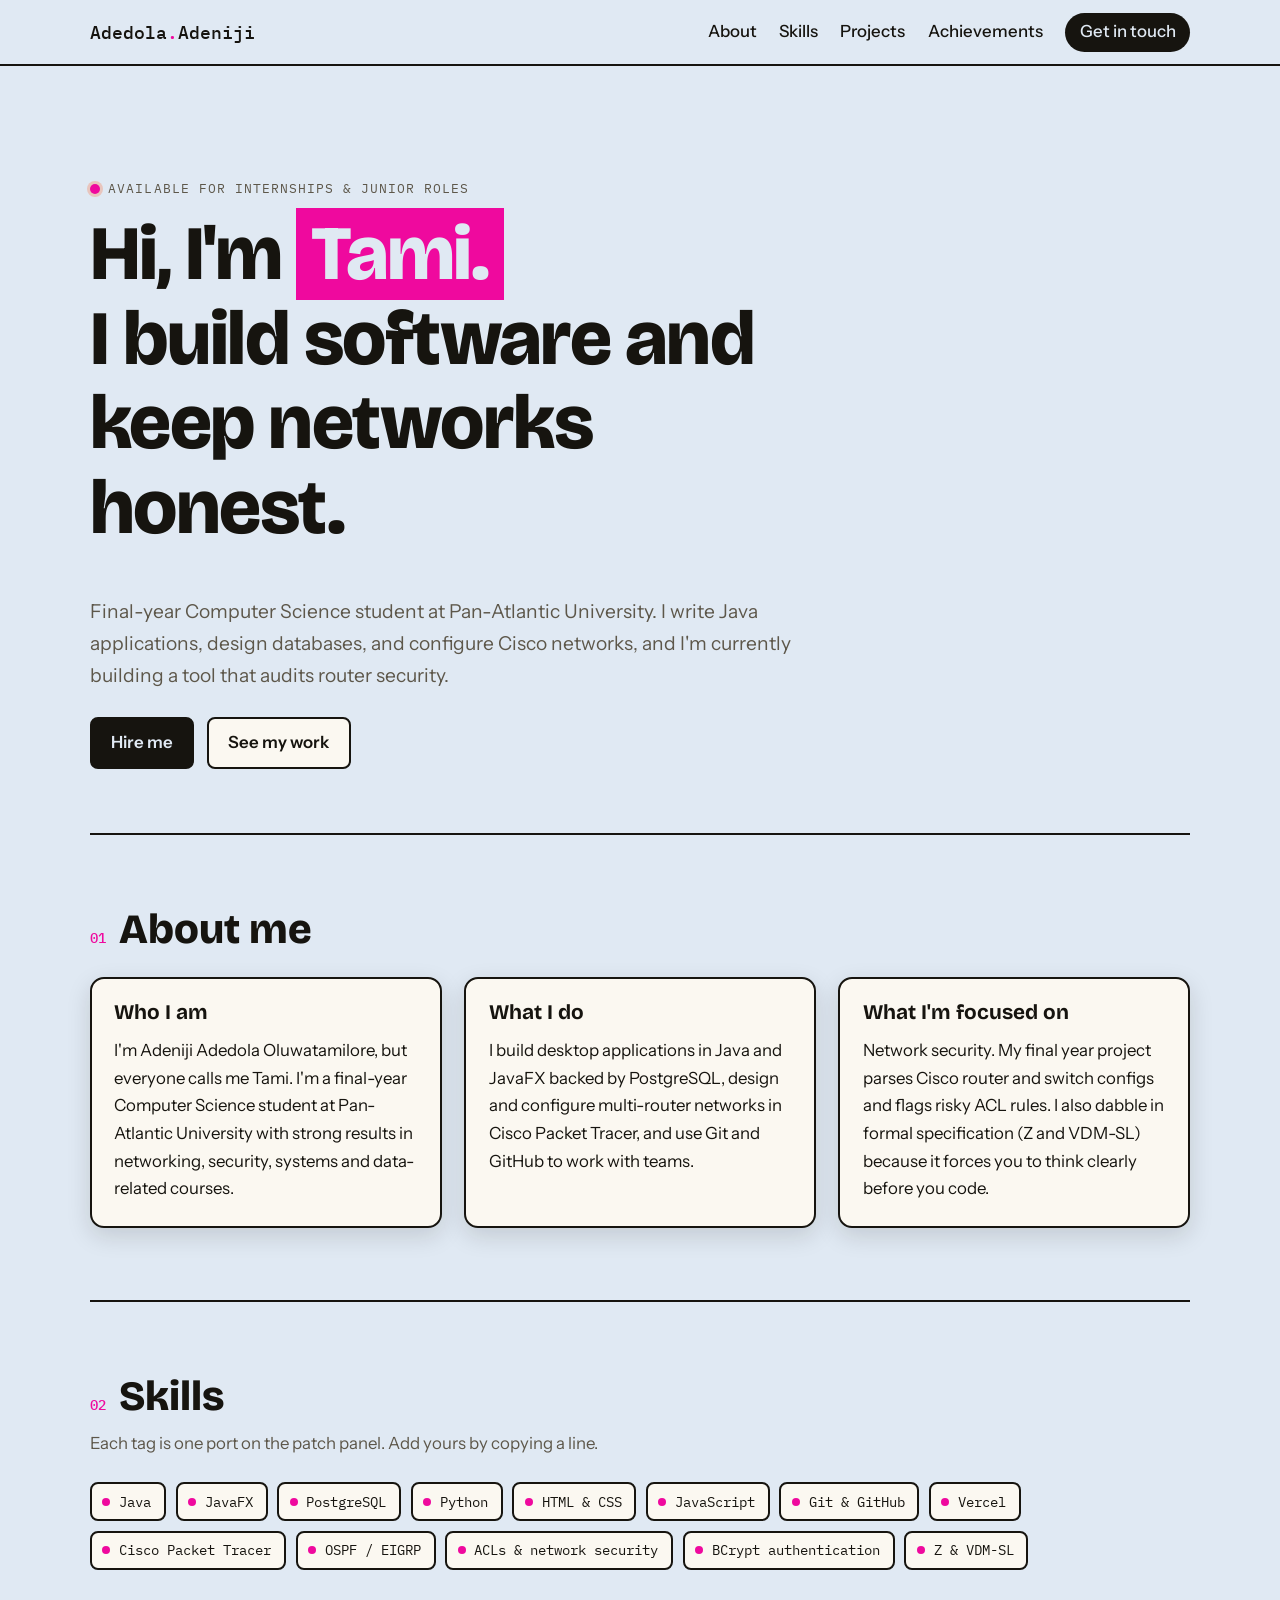
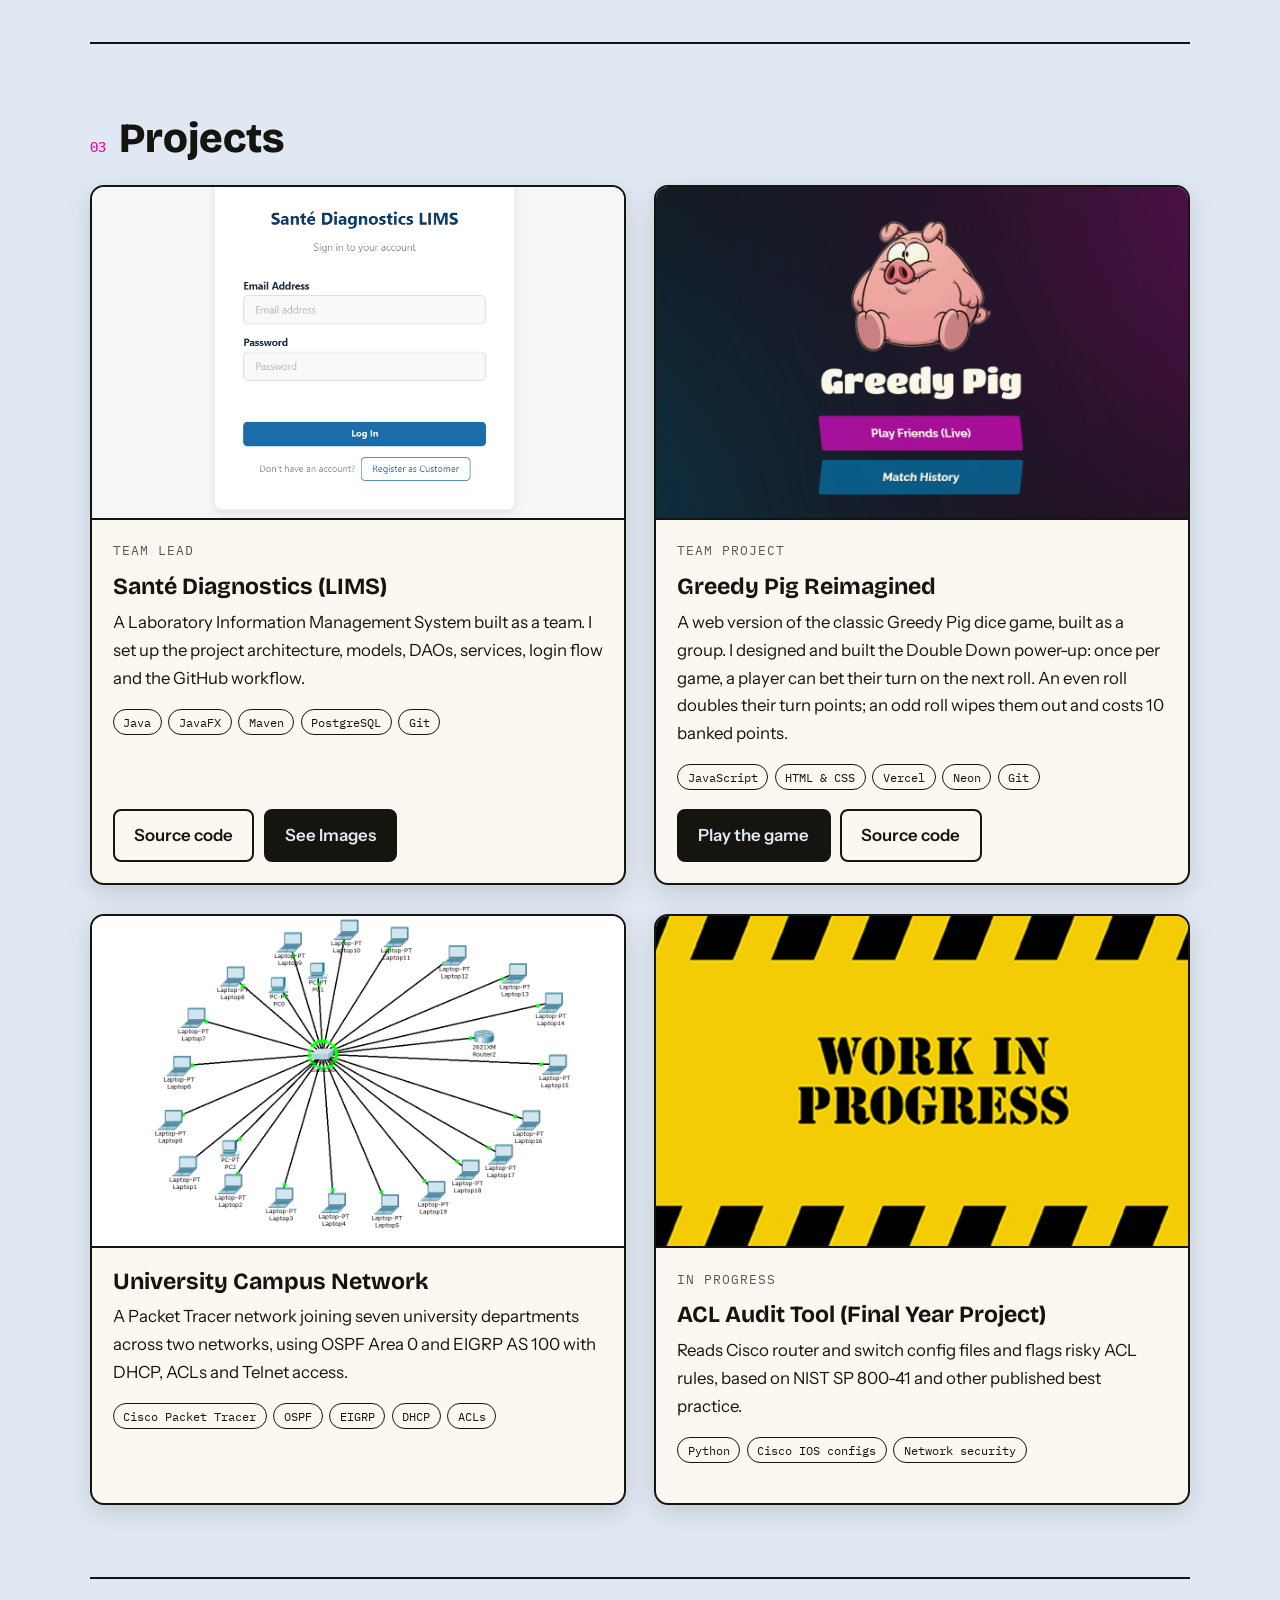
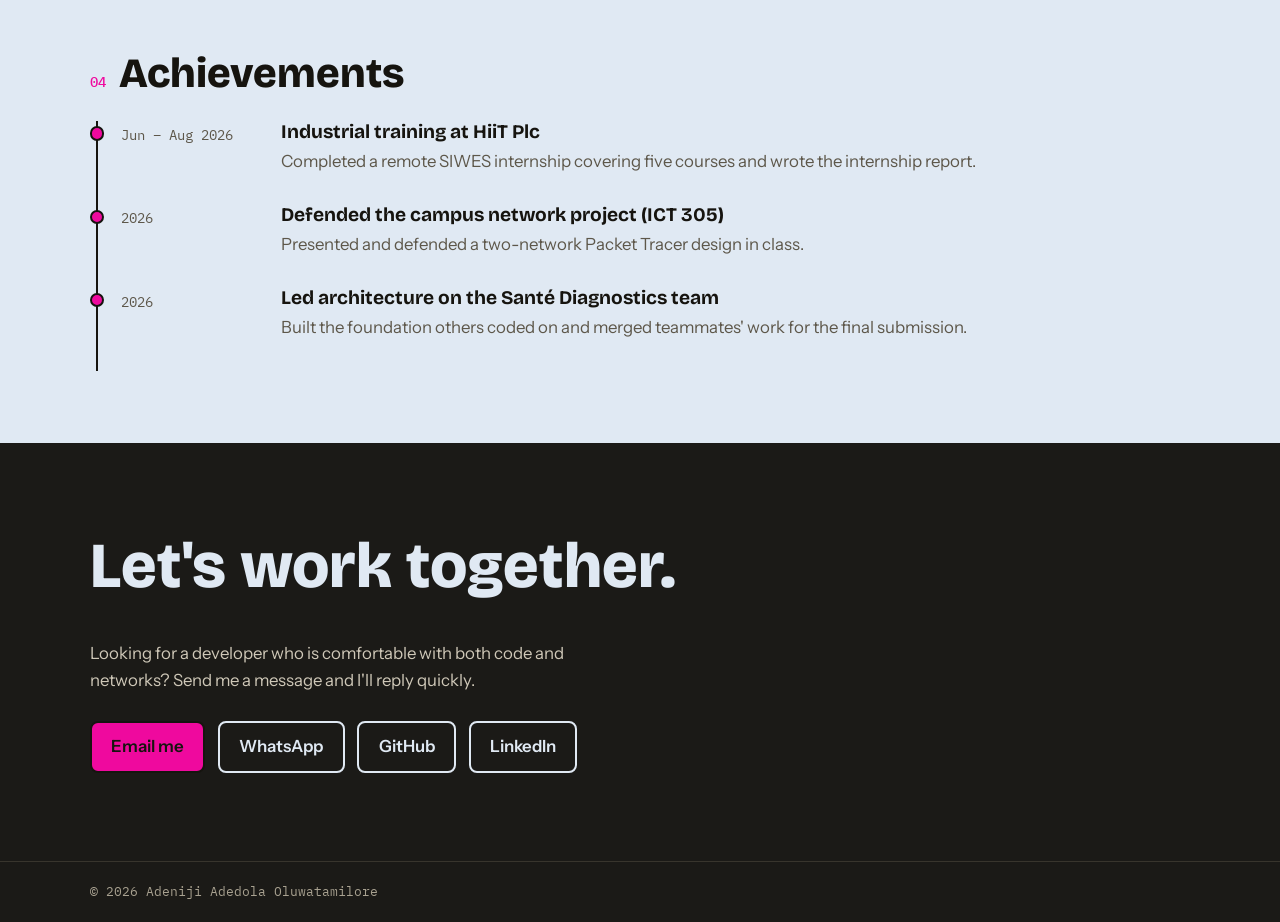
<file: index.html>
<!DOCTYPE html>
<html lang="en">
<head>
  <meta charset="UTF-8">
  <meta name="viewport" content="width=device-width, initial-scale=1.0">
  <title>Tami Adeniji | Developer Portfolio</title>
  <meta name="description" content="Portfolio of Adeniji Adedola Oluwatamilore (Tami), final-year Computer Science student at Pan-Atlantic University.">

  <link rel="preconnect" href="https://fonts.googleapis.com">
  <link rel="preconnect" href="https://fonts.gstatic.com" crossorigin>
  <link href="https://fonts.googleapis.com/css2?family=Bricolage+Grotesque:opsz,wght@12..96,500;12..96,800&family=IBM+Plex+Mono:wght@400;500&family=Instrument+Sans:wght@400;500;600&display=swap" rel="stylesheet">
  <link rel="stylesheet" href="css/style.css">
</head>
<body>

  <header class="site-header">
    <div class="wrap header-inner">
      <a href="index.html" class="logo" aria-label="Home">Adedola<span>.</span>Adeniji</a>

      <button class="menu-toggle" id="menuToggle" aria-expanded="false" aria-controls="mainNav">Menu</button>

      <nav id="mainNav" class="main-nav" aria-label="Main navigation">
        <a href="#about">About</a>
        <a href="#skills">Skills</a>
        <a href="#projects">Projects</a>
        <a href="#achievements">Achievements</a>
        <a href="#contact" class="nav-cta">Get in touch</a>
      </nav>
    </div>
  </header>

  <main>

    <section class="hero wrap" id="top">
      <p class="label"><span class="led"></span> Available for internships &amp; junior roles</p>
      <h1>Hi, I'm <em>Tami.</em><br>I build software and keep networks honest.</h1>
      <p class="hero-lead">
        Final-year Computer Science student at Pan-Atlantic University. I write Java applications,
        design databases, and configure Cisco networks, and I'm currently building a tool that audits router security.
      </p>
      <div class="hero-actions">
        <a class="btn btn-solid" href="#contact">Hire me</a>
        <a class="btn" href="#projects">See my work</a>
      </div>
    </section>

    <!-- ============ ABOUT ============ -->
    <section class="section wrap" id="about">
      <h2><span class="num">01</span> About me</h2>

      <div class="about-grid">
        <article class="card">
          <h3>Who I am</h3>
          <p>
            I'm Adeniji Adedola Oluwatamilore, but everyone calls me Tami. I'm a final-year
            Computer Science student at Pan-Atlantic University with strong results in
            networking, security, systems and data-related courses.
          </p>
        </article>

        <article class="card">
          <h3>What I do</h3>
             <p>
            I build desktop applications in Java and JavaFX backed by PostgreSQL, design and
            configure multi-router networks in Cisco Packet Tracer, and use Git and GitHub
            to work with teams.
          </p>
        </article>

        <article class="card">
          <h3>What I'm focused on</h3>
          <p>
            Network security. My final year project parses Cisco router and switch configs and
            flags risky ACL rules. I also dabble in formal specification (Z and VDM-SL) because
            it forces you to think clearly before you code.
          </p>
        </article>
      </div>
    </section>

    <section class="section wrap" id="skills">
      <h2><span class="num">02</span> Skills</h2>
      <p class="section-note">Each tag is one port on the patch panel. Add yours by copying a line.</p>

      <ul class="ports">
        <li>Java</li>
        <li>JavaFX</li>
        <li>PostgreSQL</li>
        <li>Python</li>
        <li>HTML &amp; CSS</li>
        <li>JavaScript</li>
        <li>Git &amp; GitHub</li>
        <li>Vercel</li>
        <li>Cisco Packet Tracer</li>
        <li>OSPF / EIGRP</li>
        <li>ACLs &amp; network security</li>
        <li>BCrypt authentication</li>
        <li>Z &amp; VDM-SL</li>
      </ul>
    </section>

    <section class="section wrap" id="projects">
      <h2><span class="num">03</span> Projects</h2>

      <div class="project-grid">

        <article class="project">
          <img src="assets/lims-cover.png" alt="Screenshot of Santé Diagnostics" width="800" height="500" loading="lazy">
          <div class="project-body">
            <p class="label">Team Lead</p>
            <h3>Santé Diagnostics (LIMS)</h3>
            <p>
              A Laboratory Information Management System built as a team. I set up the project
              architecture, models, DAOs, services, login flow and the GitHub workflow.
            </p>
            <ul class="chips">
              <li>Java</li><li>JavaFX</li><li>Maven</li><li>PostgreSQL</li><li>Git</li>
            </ul>
            <div class="project-links">
              <a class="btn" href="https://github.com/aadeniji600/sante-lims.git" target="_blank" rel="noopener">Source code</a>
              <a class="btn btn-solid" href="project-sante.html#screenshots">See Images</a>
            </div>
          </div>
        </article>

        <article class="project">
          <img src="assets/greedy-pig-cover.png" alt="Screenshot of Greedy Pig Reimagined" width="800" height="500" loading="lazy">
          <div class="project-body">
            <p class="label">Team project</p>
            <h3>Greedy Pig Reimagined</h3>
            <p>
              A web version of the classic Greedy Pig dice game, built as a group.
              I designed and built the Double Down power-up: once per game, a player can bet
              their turn on the next roll. An even roll doubles their turn points; an odd roll
              wipes them out and costs 10 banked points.
            </p>
            <ul class="chips">
              <li>JavaScript</li><li>HTML &amp; CSS</li><li>Vercel</li><li>Neon</li><li>Git</li>
            </ul>
            <div class="project-links">
              <a class="btn btn-solid" href="https://advances-grp6-sapc.vercel.app/" target="_blank" rel="noopener">Play the game</a>
              <a class="btn" href="https://github.com/chibundu16/Advances-grp6.git" target="_blank" rel="noopener">Source code</a>
            </div>
          </div>
        </article>

        <article class="project">
          <img src="assets/network-cover.png" alt="Screenshot of the campus network in Packet Tracer" width="800" height="500" loading="lazy">
          <div class="project-body">
            <h3>University Campus Network</h3>
            <p>
              A Packet Tracer network joining seven university departments across two
              networks, using OSPF Area 0 and EIGRP AS 100 with DHCP, ACLs and Telnet access.
            </p>
            <ul class="chips">
              <li>Cisco Packet Tracer</li><li>OSPF</li><li>EIGRP</li><li>DHCP</li><li>ACLs</li>
            </ul>
            <div class="project-links">
            </div>
          </div>
        </article>

        <article class="project">
          <img src="assets/acl-cover.png" alt="Preview of the ACL audit tool" width="800" height="500" loading="lazy">
          <div class="project-body">
            <p class="label">In progress</p>
            <h3>ACL Audit Tool (Final Year Project)</h3>
            <p>
              Reads Cisco router and switch config files and flags risky ACL rules, based on
              NIST SP 800-41 and other published best practice.
            </p>
            <ul class="chips">
              <li>Python</li><li>Cisco IOS configs</li><li>Network security</li>
            </ul>
          </div>
        </article>

      </div>
    </section>

    <!-- ============ ACHIEVEMENTS ============ -->
    <section class="section wrap" id="achievements">
      <h2><span class="num">04</span> Achievements</h2>

      <ol class="timeline">
        <li>
          <span class="when">Jun – Aug 2026</span>
          <div>
            <h3>Industrial training at HiiT Plc</h3>
            <p>Completed a remote SIWES internship covering five courses and wrote the internship report.</p>
          </div>
        </li>

        <li>
          <span class="when">2026</span>
          <div>
            <h3>Defended the campus network project (ICT 305)</h3>
            <p>Presented and defended a two-network Packet Tracer design in class.</p>
          </div>
        </li>

        <li>
          <span class="when">2026</span>
          <div>
            <h3>Led architecture on the Santé Diagnostics team</h3>
            <p>Built the foundation others coded on and merged teammates' work for the final submission.</p>
          </div>
        </li>
      </ol>
    </section>

    <section class="cta" id="contact">
      <div class="wrap">
        <h2>Let's work together.</h2>
        <p>
          Looking for a developer who is comfortable with both code and networks?
          Send me a message and I'll reply quickly.
        </p>
        <div class="hero-actions">
          <a class="btn btn-signal" href="tamiadeniji@gmail.com?subject=Hello%20Tami">Email me</a>
          <a class="btn btn-light" href="https://wa.me/2349119071762?text=Hi%20Tami%2C%20I%20saw%20your%20portfolio" target="_blank" rel="noopener">WhatsApp</a>
          <a class="btn btn-light" href="https://github.com/aadeniji600" target="_blank" rel="noopener">GitHub</a>
          <a class="btn btn-light" href="www.linkedin.com/in/adedola-adeniji-6264a530a" target="_blank" rel="noopener">LinkedIn</a>
        </div>
      </div>
    </section>

  </main>

  <footer class="site-footer">
    <div class="wrap footer-inner">
      <p>© <span id="year">2026</span> Adeniji Adedola Oluwatamilore</p>
    </div>
  </footer>

  <script src="js/main.js"></script>
</body>
</html>
</file>
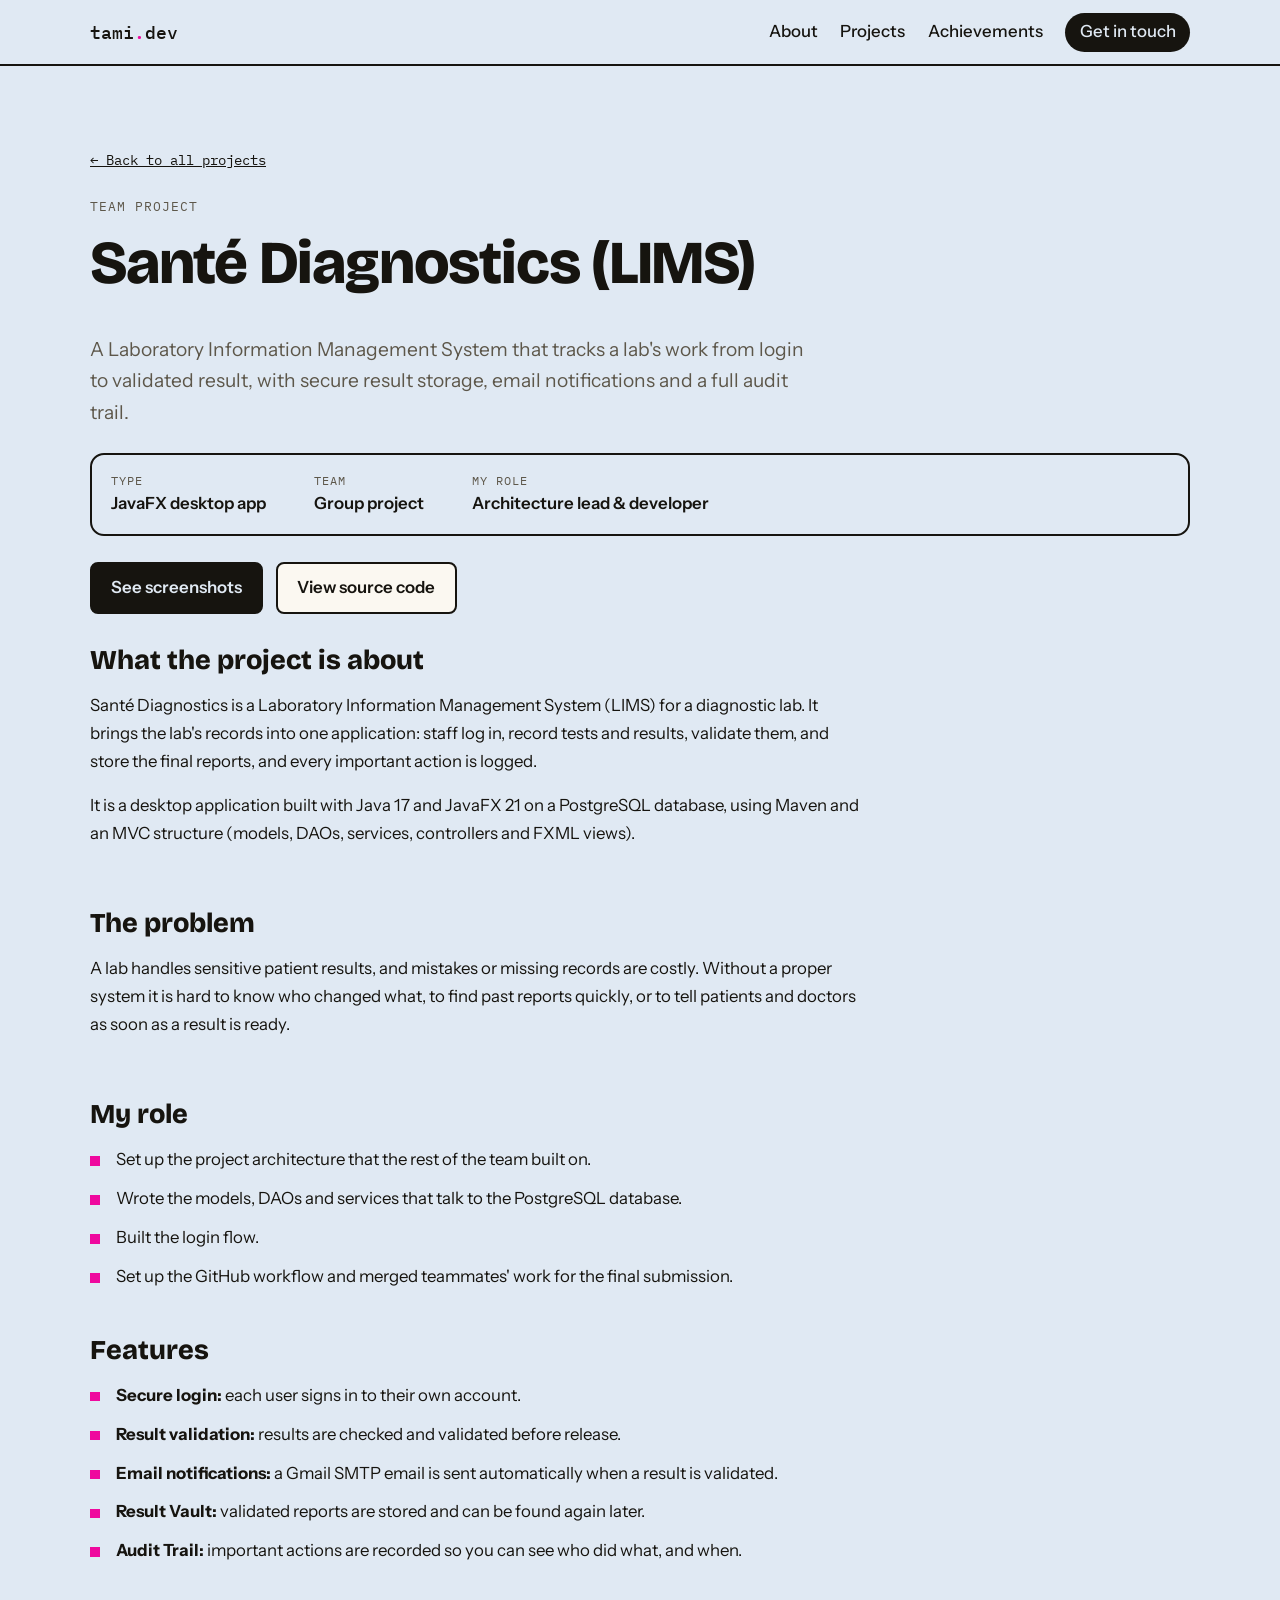
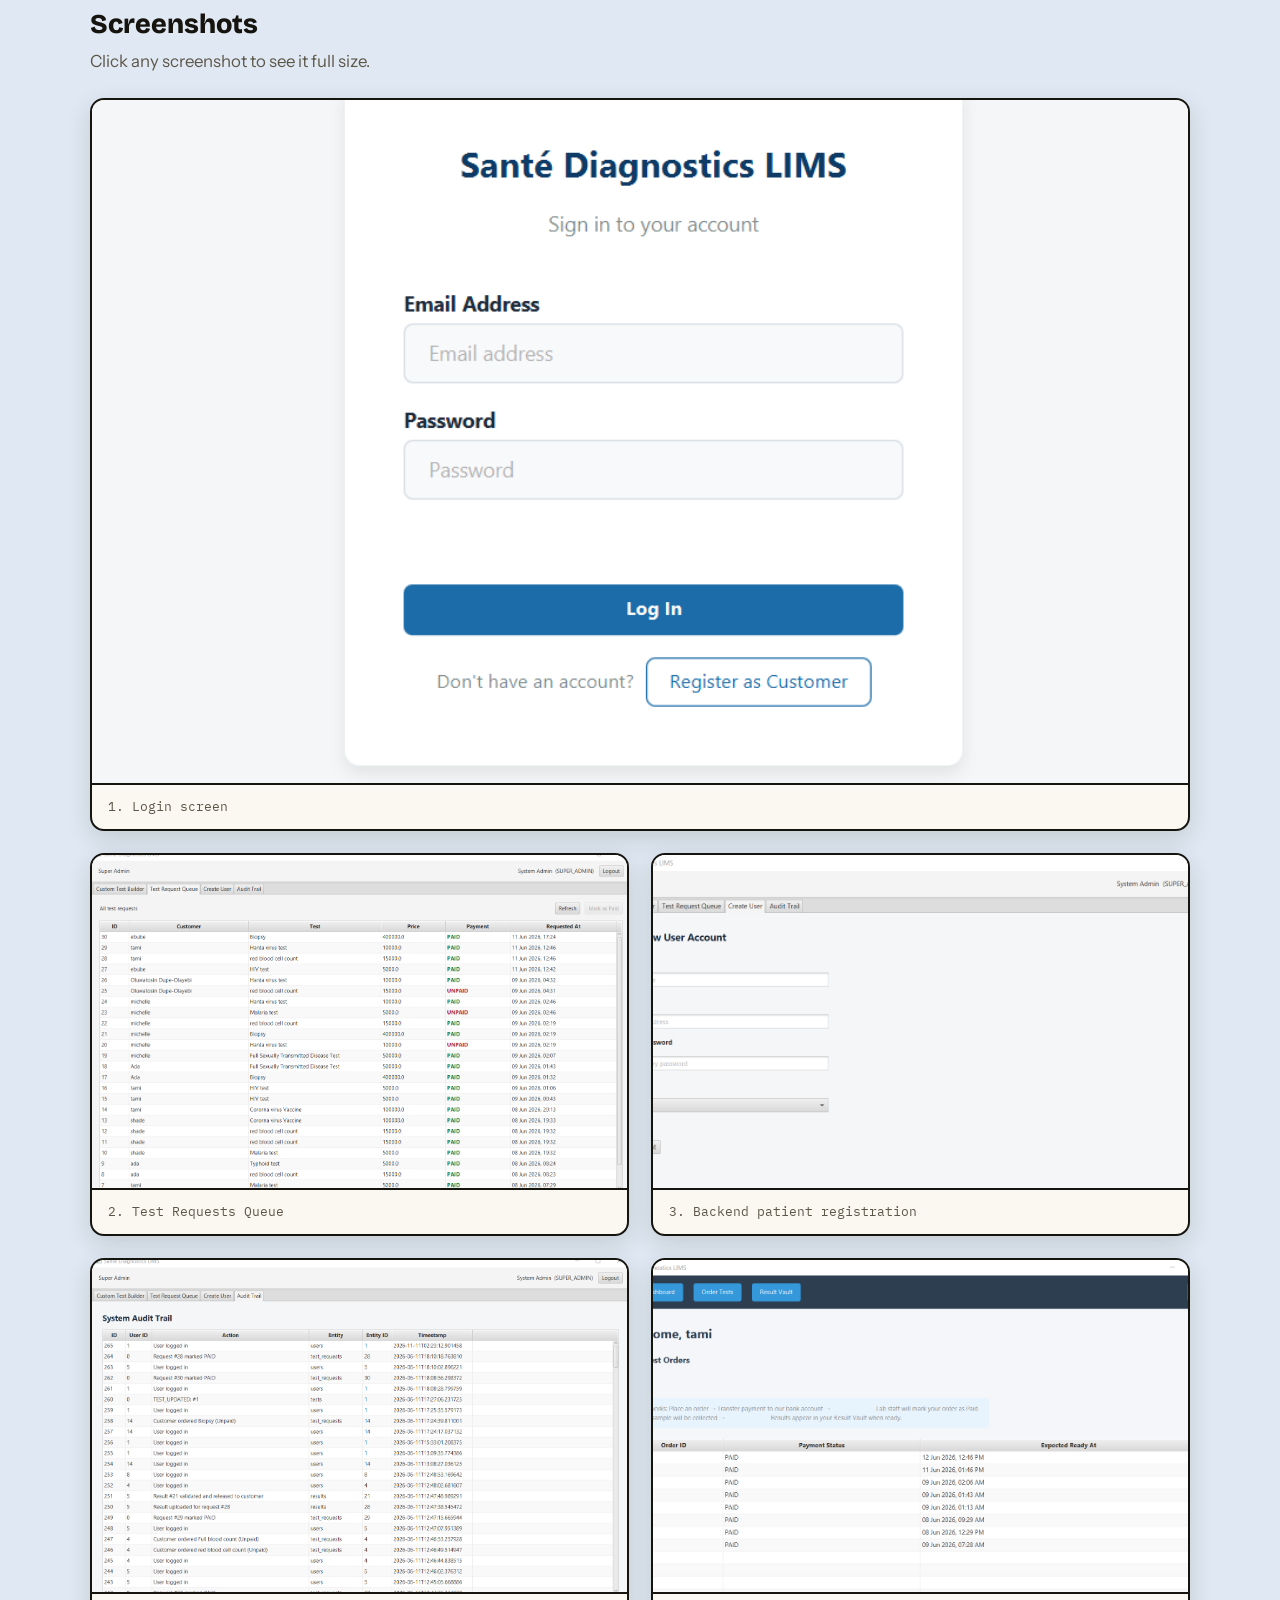
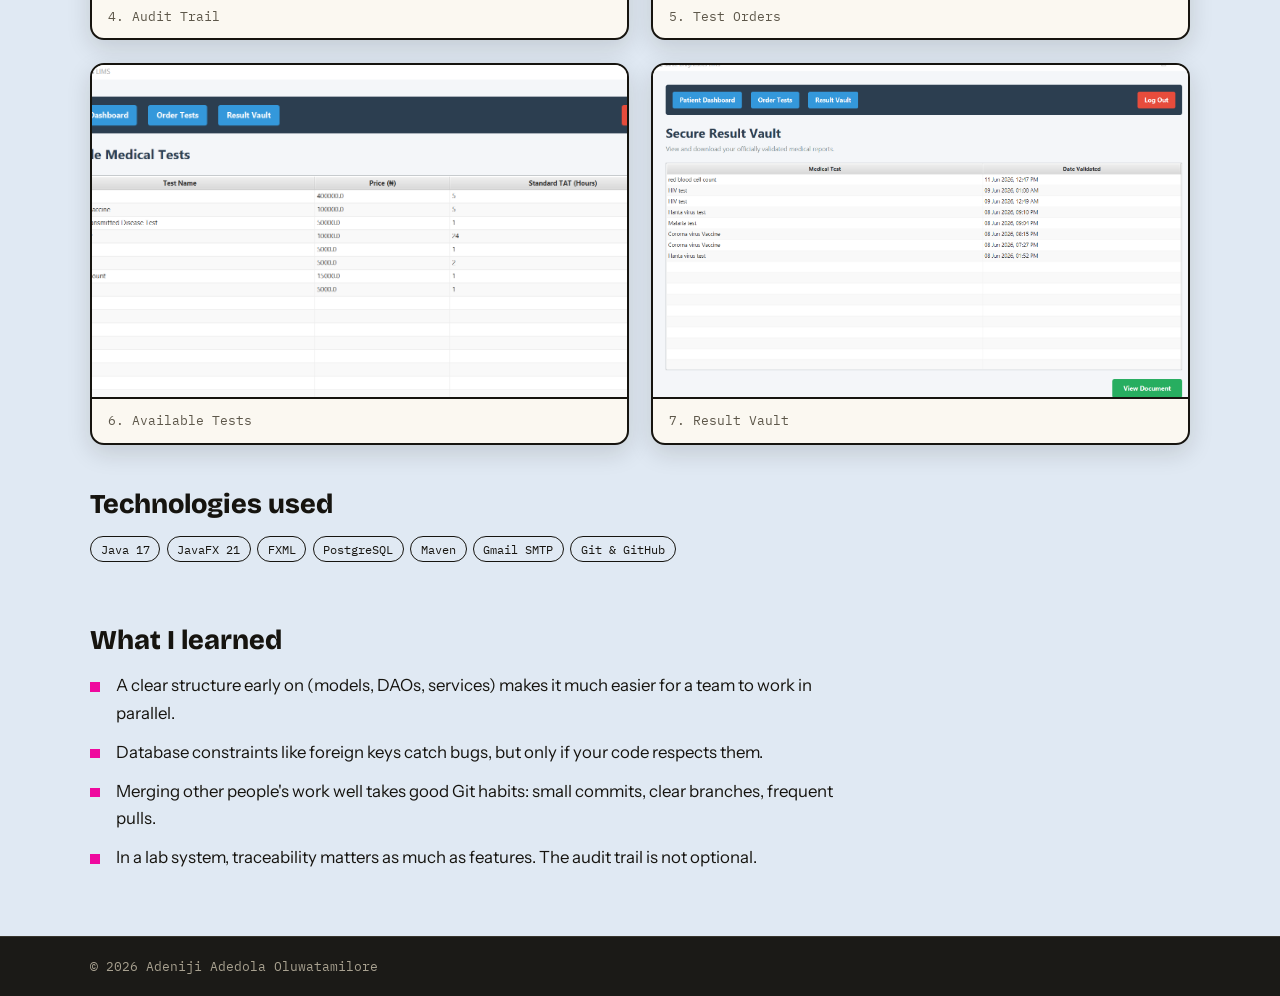
<file: project-sante.html>
<!DOCTYPE html>
<html lang="en">
<head>
  <meta charset="UTF-8">
  <meta name="viewport" content="width=device-width, initial-scale=1.0">
  <title>Santé Diagnostics (LIMS) | Tami Adeniji</title>
  <meta name="description" content="Case study: Santé Diagnostics, a JavaFX and PostgreSQL Laboratory Information Management System built as a team.">

  <link rel="preconnect" href="https://fonts.googleapis.com">
  <link rel="preconnect" href="https://fonts.gstatic.com" crossorigin>
  <link href="https://fonts.googleapis.com/css2?family=Bricolage+Grotesque:opsz,wght@12..96,500;12..96,800&family=IBM+Plex+Mono:wght@400;500&family=Instrument+Sans:wght@400;500;600&display=swap" rel="stylesheet">
  <link rel="stylesheet" href="css/style.css">
</head>
<body>

  <header class="site-header">
    <div class="wrap header-inner">
      <a href="index.html" class="logo" aria-label="Home">tami<span>.</span>dev</a>

      <button class="menu-toggle" id="menuToggle" aria-expanded="false" aria-controls="mainNav">Menu</button>

      <nav id="mainNav" class="main-nav" aria-label="Main navigation">
        <a href="index.html#about">About</a>
        <a href="index.html#projects">Projects</a>
        <a href="index.html#achievements">Achievements</a>
        <a href="index.html#contact" class="nav-cta">Get in touch</a>
      </nav>
    </div>
  </header>

  <main class="wrap">

    <section class="detail-hero">
      <a class="back-link" href="index.html#projects">&larr; Back to all projects</a>
      <p class="label">Team project</p>
      <h1>Santé Diagnostics (LIMS)</h1>
      <p class="hero-lead">
        A Laboratory Information Management System that tracks a lab's work from login to
        validated result, with secure result storage, email notifications and a full audit trail.
      </p>

      <dl class="detail-meta">
        <div><dt>Type</dt><dd>JavaFX desktop app</dd></div>
        <div><dt>Team</dt><dd>Group project</dd></div>
        <div><dt>My role</dt><dd>Architecture lead &amp; developer</dd></div>
      </dl>

      <div class="hero-actions">
        <a class="btn btn-solid" href="#screenshots">See screenshots</a>
        <a class="btn" href="https://github.com/aadeniji600/sante-lims" target="_blank" rel="noopener">View source code</a>
      </div>
    </section>

    <div class="detail-body">

      <section class="detail-block">
        <h2>What the project is about</h2>
        <p>
          Santé Diagnostics is a Laboratory Information Management System (LIMS) for a
          diagnostic lab. It brings the lab's records into one application: staff log in,
          record tests and results, validate them, and store the final reports, and every
          important action is logged.
        </p>
        <p>
          It is a desktop application built with Java 17 and JavaFX 21 on a PostgreSQL
          database, using Maven and an MVC structure (models, DAOs, services, controllers
          and FXML views).
        </p>
      </section>

      <section class="detail-block">
        <h2>The problem</h2>
        <p>
          A lab handles sensitive patient results, and mistakes or missing records are costly.
          Without a proper system it is hard to know who changed what, to find past reports
          quickly, or to tell patients and doctors as soon as a result is ready.
        </p>
      </section>

      <section class="detail-block">
        <h2>My role</h2>
        <ul class="feature-list">
          <li>Set up the project architecture that the rest of the team built on.</li>
          <li>Wrote the models, DAOs and services that talk to the PostgreSQL database.</li>
          <li>Built the login flow.</li>
          <li>Set up the GitHub workflow and merged teammates' work for the final submission.</li>
        </ul>
      </section>

      <section class="detail-block">
        <h2>Features</h2>
        <ul class="feature-list">
          <li><strong>Secure login:</strong> each user signs in to their own account.</li>
          <li><strong>Result validation:</strong> results are checked and validated before release.</li>
          <li><strong>Email notifications:</strong> a Gmail SMTP email is sent automatically when a result is validated.</li>
          <li><strong>Result Vault:</strong> validated reports are stored and can be found again later.</li>
          <li><strong>Audit Trail:</strong> important actions are recorded so you can see who did what, and when.</li>
        </ul>
      </section>

      <section class="detail-block shots" id="screenshots">
        <div class="shots-head">
          <h2>Screenshots</h2>
          <p class="section-note">Click any screenshot to see it full size.</p>
        </div>

        <figure class="shot-wide">
          <img src="assets/lims-cover.png" alt="Santé Diagnostics login screen" width="800" height="500" loading="lazy">
          <figcaption>1. Login screen</figcaption>
        </figure>
        <figure>
          <img src="assets/sante-shot-2.png" alt="Main dashboard" width="800" height="500" loading="lazy">
          <figcaption>2. Test Requests Queue</figcaption>
        </figure>
        <figure>
          <img src="assets/sante-shot-3.png" alt="Registering a patient" width="800" height="500" loading="lazy">
          <figcaption>3. Backend patient registration</figcaption>
        </figure>
        <figure>
          <img src="assets/sante-shot-4.png" alt="Test orders and samples" width="800" height="500" loading="lazy">
          <figcaption>4. Audit Trail</figcaption>
        </figure>
        <figure>
          <img src="assets/sante-shot-5.png" alt="Entering and validating a result" width="800" height="500" loading="lazy">
          <figcaption>5. Test Orders</figcaption>
        </figure>
        <figure>
          <img src="assets/sante-shot-6.png" alt="The Result Vault" width="800" height="500" loading="lazy">
          <figcaption>6. Available Tests</figcaption>
        </figure>
        <figure>
          <img src="assets/sante-shot-7.png" alt="The Audit Trail" width="800" height="500" loading="lazy">
          <figcaption>7. Result Vault</figcaption>
        </figure>
      </section>

      <section class="detail-block">
        <h2>Technologies used</h2>
        <ul class="chips">
          <li>Java 17</li><li>JavaFX 21</li><li>FXML</li><li>PostgreSQL</li><li>Maven</li><li>Gmail SMTP</li><li>Git &amp; GitHub</li>
        </ul>
      </section>

      <section class="detail-block">
        <h2>What I learned</h2>
        <ul class="feature-list">
          <li>A clear structure early on (models, DAOs, services) makes it much easier for a team to work in parallel.</li>
          <li>Database constraints like foreign keys catch bugs, but only if your code respects them.</li>
          <li>Merging other people's work well takes good Git habits: small commits, clear branches, frequent pulls.</li>
          <li>In a lab system, traceability matters as much as features. The audit trail is not optional.</li>
        </ul>
      </section>

    </div>
  </main>

  <footer class="site-footer">
    <div class="wrap footer-inner">
      <p>© <span id="year">2026</span> Adeniji Adedola Oluwatamilore</p>
    </div>
  </footer>

  <script src="js/main.js"></script>
</body>
</html>
</file>
<file: css/style.css>
:root {
  --paper: #e0e9f3;      /* page background (warm paper) */
  --ink: #16140f;        /* text + borders */
  --muted: #5d574a;      /* secondary text */
  --signal: #ef099e;     /* accent (orange, like a router status light) */
  --rack: #1b1a17;      /* dark sections */
  --card: #fbf8f1;       /* card background */

  --font-head: "Bricolage Grotesque", Georgia, sans-serif;
  --font-body: "Instrument Sans", system-ui, sans-serif;
  --font-mono: "IBM Plex Mono", ui-monospace, monospace;

  --border: 2px solid var(--ink);
  --shadow: 5px 5px 0 var(--ink);

  --radius: 14px;       
  --radius-sm: 8px;     
  --shadow: 0 8px 24px color-mix(in srgb, var(--ink) 14%, transparent);
}

*, *::before, *::after { box-sizing: border-box; }
html { scroll-behavior: smooth; scroll-padding-top: 80px; }
body {
  margin: 0;
  background: var(--paper);
  color: var(--ink);
  font-family: var(--font-body);
  font-size: 1.05rem;
  line-height: 1.65;
  -webkit-font-smoothing: antialiased;
}
img { max-width: 100%; height: auto; display: block; }
a { color: inherit; }
h1, h2, h3 { font-family: var(--font-head); line-height: 1.1; margin: 0 0 0.6em; }
p { margin: 0 0 1em; }
ul, ol { margin: 0; padding: 0; list-style: none; }

.wrap { width: min(1100px, 100% - 2.5rem); margin-inline: auto; }

/* ---------- Header ---------- */
.site-header {
  position: sticky; top: 0; z-index: 10;
  background: var(--paper);
  border-bottom: var(--border);
}
.header-inner {
  display: flex; align-items: center; justify-content: space-between;
  padding-block: 0.8rem; gap: 1rem;
}
.logo {
  font-family: var(--font-mono); font-weight: 500; font-size: 1.15rem;
  text-decoration: none;
}
.logo span { color: var(--signal); }

.main-nav { display: flex; align-items: center; gap: 1.4rem; font-weight: 500; }
.main-nav a { text-decoration: none; }
.main-nav a:hover { text-decoration: underline; text-underline-offset: 4px; text-decoration-thickness: 2px; }
.nav-cta {
  background: var(--ink); color: var(--paper);
  padding: 0.35rem 0.9rem; border-radius: 999px;
}
.nav-cta:hover { background: var(--signal); text-decoration: none !important; }

.menu-toggle {
  display: none;
  font: inherit; font-family: var(--font-mono); font-size: 0.9rem;
  background: none; border: var(--border); padding: 0.3rem 0.8rem; cursor: pointer;
}

.label {
  font-family: var(--font-mono); font-size: 0.8rem;
  text-transform: uppercase; letter-spacing: 0.08em; color: var(--muted);
  display: flex; align-items: center; gap: 0.5rem;
}
.led {
  width: 0.65rem; height: 0.65rem; border-radius: 50%;
  background: var(--signal); box-shadow: 0 0 0 3px rgba(255, 90, 31, 0.25);
  animation: blink 1.6s infinite;
}
@keyframes blink { 50% { opacity: 0.35; } }

.btn {
  display: inline-block; text-decoration: none; font-weight: 600;
  padding: 0.65rem 1.2rem; border: var(--border); border-radius: 6px;
  background: var(--card); color: var(--ink);
  transition: transform 0.12s, box-shadow 0.12s;
}
.btn:hover { transform: translate(-2px, -2px); box-shadow: 4px 4px 0 var(--ink); }
.btn-solid { background: var(--ink); color: var(--paper); }
.btn-signal { background: var(--signal); color: var(--ink); }
.btn-light { background: transparent; color: var(--paper); border-color: var(--paper); }
.btn-light:hover { box-shadow: 4px 4px 0 var(--paper); }

.hero { padding-block: clamp(3rem, 9vw, 7rem) clamp(2rem, 6vw, 4rem); }
.hero h1 { font-size: clamp(2.3rem, 7vw, 4.8rem); font-weight: 800; max-width: 15ch; letter-spacing: -0.02em; }
.hero h1 em {
  font-style: normal; color: var(--paper);
  background: var(--signal); padding: 0 0.2em; box-decoration-break: clone;
  -webkit-box-decoration-break: clone;
}
.hero-lead { max-width: 56ch; font-size: 1.2rem; color: var(--muted); }
.hero-actions { display: flex; flex-wrap: wrap; gap: 0.8rem; margin-top: 1.6rem; }

/* ---------- Sections ---------- */
.section { padding-block: clamp(2.5rem, 6vw, 4.5rem); border-top: var(--border); }
.section h2 { font-size: clamp(1.8rem, 4vw, 2.6rem); font-weight: 800; display: flex; align-items: baseline; gap: 0.8rem; margin-bottom: 1.5rem; }
.num { font-family: var(--font-mono); font-size: 0.9rem; font-weight: 500; color: var(--signal); }
.section-note { color: var(--muted); margin-top: -0.8rem; margin-bottom: 1.5rem; }

/* About */
.about-grid { display: grid; grid-template-columns: repeat(3, 1fr); gap: 1.4rem; }
.card { background: var(--card); border: var(--border); box-shadow: var(--shadow); padding: 1.4rem; }
.card h3 { font-size: 1.3rem; }
.card p:last-child { margin-bottom: 0; }

.ports { display: flex; flex-wrap: wrap; gap: 0.6rem; }
.ports li {
  font-family: var(--font-mono); font-size: 0.9rem;
  border: var(--border); background: var(--card);
  padding: 0.35rem 0.8rem 0.35rem 1.7rem; position: relative;
}
.ports li::before {
  content: ""; position: absolute; left: 0.65rem; top: 50%;
  width: 0.5rem; height: 0.5rem; margin-top: -0.25rem;
  background: var(--signal); border-radius: 50%;
}

/* Projects */
.project-grid { display: grid; grid-template-columns: repeat(2, 1fr); gap: 1.8rem; }
.project {
  display: flex; flex-direction: column;
  background: var(--card); border: var(--border); box-shadow: var(--shadow);
}
.project img { width: 100%; aspect-ratio: 16 / 10; object-fit: cover; border-bottom: var(--border); }
.project-body { padding: 1.3rem; display: flex; flex-direction: column; flex: 1; }
.project h3 { font-size: 1.45rem; margin-bottom: 0.4em; }
.chips { display: flex; flex-wrap: wrap; gap: 0.4rem; margin-bottom: 1.2rem; }
.chips li {
  font-family: var(--font-mono); font-size: 0.78rem;
  border: 1.5px solid var(--ink); border-radius: 999px; padding: 0.1rem 0.6rem;
}
.project-links { display: flex; flex-wrap: wrap; gap: 0.6rem; margin-top: auto; }

/* Achievements timeline */
.timeline { border-left: var(--border); margin-left: 0.4rem; }
.timeline li { display: grid; grid-template-columns: 9rem 1fr; gap: 1rem; padding: 0 0 1.8rem 1.4rem; position: relative; }
.timeline li::before {
  content: ""; position: absolute; left: -0.55rem; top: 0.35rem;
  width: 0.9rem; height: 0.9rem; background: var(--signal); border: var(--border); border-radius: 50%;
}
.when { font-family: var(--font-mono); font-size: 0.85rem; color: var(--muted); padding-top: 0.2rem; }
.timeline h3 { font-size: 1.2rem; margin-bottom: 0.3em; }
.timeline p { margin: 0; color: var(--muted); }

/* CTA band */
.cta { background: var(--rack); color: var(--paper); padding-block: clamp(3rem, 8vw, 5.5rem); }
.cta h2 { font-size: clamp(2.2rem, 6vw, 4rem); font-weight: 800; }
.cta p { max-width: 50ch; color: #cfc8b8; }

/* Footer */
.site-footer { background: var(--rack); color: #a8a190; border-top: 1px solid #38352d; font-family: var(--font-mono); font-size: 0.8rem; }
.footer-inner { display: flex; justify-content: space-between; flex-wrap: wrap; gap: 0.5rem; padding-block: 1.2rem; }
.footer-inner p { margin: 0; }

/* ---------- Project details page ---------- */
.detail-hero { padding-block: clamp(2.5rem, 7vw, 5rem) 2rem; }
.detail-hero h1 { font-size: clamp(2.1rem, 6vw, 3.8rem); font-weight: 800; letter-spacing: -0.02em; max-width: 18ch; }
.back-link { font-family: var(--font-mono); font-size: 0.9rem; display: inline-block; margin-bottom: 1.5rem; }
.detail-meta { display: flex; flex-wrap: wrap; gap: 1.5rem 3rem; margin-block: 1.5rem; padding-block: 1rem; border-block: var(--border); }
.detail-meta dt { font-family: var(--font-mono); font-size: 0.75rem; text-transform: uppercase; letter-spacing: 0.08em; color: var(--muted); }
.detail-meta dd { margin: 0; font-weight: 600; }

.detail-body { display: grid; gap: 2.8rem; padding-bottom: 4rem; }
.detail-block { max-width: 70ch; }
.detail-block h2 { font-size: 1.7rem; font-weight: 800; }
.feature-list { display: grid; gap: 0.7rem; }
.feature-list li { padding-left: 1.6rem; position: relative; }
.feature-list li::before { content: ""; position: absolute; left: 0; top: 0.6em; width: 0.6rem; height: 0.6rem; background: var(--signal); }
.shots { display: grid; grid-template-columns: repeat(2, 1fr); gap: 1.4rem; max-width: none; }
.shots figure { margin: 0; border: var(--border); background: var(--card); box-shadow: var(--shadow); }
.shots img { width: 100%; aspect-ratio: 16 / 10; object-fit: cover; border-bottom: var(--border); }
.shots figcaption { padding: 0.7rem 1rem; font-family: var(--font-mono); font-size: 0.82rem; color: var(--muted); }
.shots-head, .shot-wide { grid-column: 1 / -1; }
.shots-head h2 { margin-bottom: 0.3em; }
.shots-head .section-note { margin: 0; }
.shots img { cursor: zoom-in; transition: opacity 0.15s; }
.shots img:hover { opacity: 0.9; }

/* ---------- Screenshot viewer (dark backdrop) ---------- */
.lightbox {
  position: fixed; inset: 0; z-index: 100;
  display: none; align-items: center; justify-content: center;
  padding: clamp(1rem, 4vw, 3rem);
  background: rgba(22, 20, 15, 0.88);
  -webkit-backdrop-filter: blur(6px); backdrop-filter: blur(6px);
}
.lightbox.open { display: flex; animation: fade-in 0.2s ease; }
@keyframes fade-in { from { opacity: 0; } }
.lightbox figure { margin: 0; max-width: min(1100px, 100%); }
.lightbox img {
  max-height: 78vh; width: auto; margin-inline: auto;
  border: 2px solid var(--paper); box-shadow: 8px 8px 0 var(--signal);
  background: var(--card);
}
.lightbox figcaption { margin-top: 1rem; text-align: center; color: var(--paper); font-family: var(--font-mono); font-size: 0.9rem; }
.lightbox button {
  position: absolute; font: inherit; font-family: var(--font-mono); font-size: 1.1rem;
  background: var(--paper); color: var(--ink); border: var(--border); border-radius: 6px;
  width: 2.8rem; height: 2.8rem; cursor: pointer;
}
.lightbox button:hover { background: var(--signal); }
.lb-close { top: 1rem; right: 1rem; }
.lb-prev { left: 1rem; top: 50%; transform: translateY(-50%); }
.lb-next { right: 1rem; top: 50%; transform: translateY(-50%); }
body.no-scroll { overflow: hidden; }

/* ---------- Tablet ---------- */
@media (max-width: 900px) {
  .about-grid { grid-template-columns: 1fr; }
  .project-grid { grid-template-columns: 1fr; }
}

/* ---------- Mobile ---------- */
@media (max-width: 700px) {
  .menu-toggle { display: block; }
  .main-nav {
    display: none; position: absolute; left: 0; right: 0; top: 100%;
    flex-direction: column; align-items: flex-start; gap: 0;
    background: var(--paper); border-bottom: var(--border);
    padding: 0.5rem 1.25rem 1rem;
  }
  .main-nav.open { display: flex; }
  .main-nav a { padding: 0.6rem 0; width: 100%; }
  .nav-cta { width: auto !important; margin-top: 0.4rem; }

  .timeline li { grid-template-columns: 1fr; gap: 0.2rem; }
  .shots { grid-template-columns: 1fr; }
  .lb-prev, .lb-next { top: auto; bottom: 1rem; transform: none; }
  .hero-actions .btn, .project-links .btn { flex: 1 1 auto; text-align: center; }
}

@media (prefers-reduced-motion: reduce) {
  html { scroll-behavior: auto; }
  .led { animation: none; }
  .btn { transition: none; }
}

/* rounded corners on every box */
.card, .project, .shots figure { border-radius: var(--radius); overflow: hidden; }
.btn, .menu-toggle, .ports li, .lightbox button { border-radius: var(--radius-sm); }
.lightbox img { border-radius: var(--radius); box-shadow: 0 12px 40px rgba(0, 0, 0, 0.5); }
.detail-meta { border-radius: var(--radius); border: var(--border); padding-inline: 1.2rem; }
.main-nav.open { border-radius: 0 0 var(--radius) var(--radius); }

/* soft hover shadows to match the rounded boxes */
.btn:hover { box-shadow: 0 6px 16px color-mix(in srgb, var(--ink) 22%, transparent); }
.btn-light:hover { box-shadow: 0 6px 16px rgba(0, 0, 0, 0.35); }
</file>
